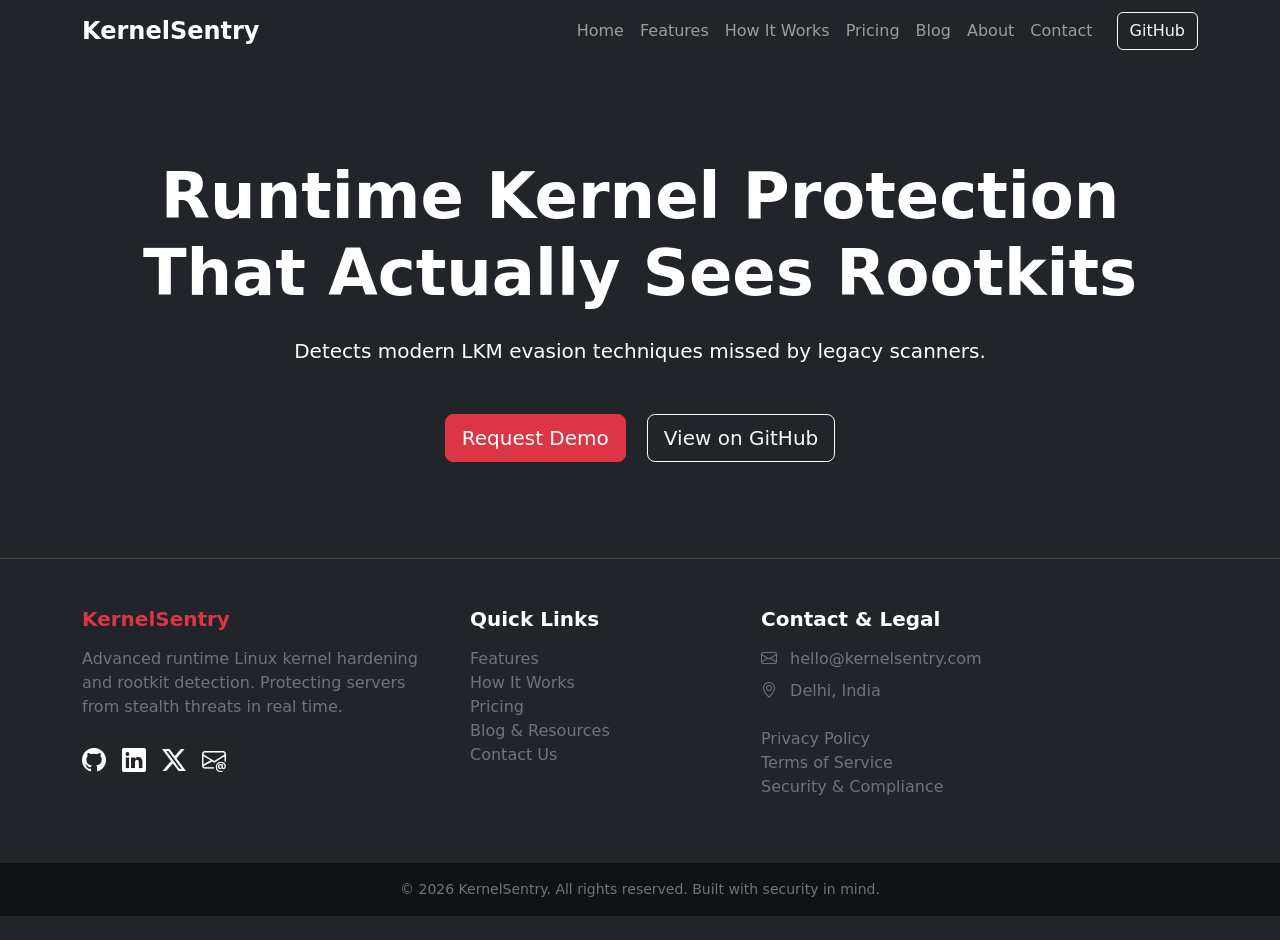
<file: Company/index.html>
<!DOCTYPE html>
<html lang="en">
<head>
    <meta charset="UTF-8">
    <meta name="viewport" content="width=device-width, initial-scale=1.0">
    <title>Home Page</title>
    <link 
    href="https://cdn.jsdelivr.net/npm/bootstrap@5.3.3/dist/css/bootstrap.min.css" 
    rel="stylesheet" 
    integrity="sha384-QWTKZyjpPEjISv5WaRU9OFeRpok6YctnYmDr5pNlyT2bRjXh0JMhjY6hW+ALEwIH" 
    crossorigin="anonymous">
  <link 
    href="https://cdn.jsdelivr.net/npm/bootstrap-icons@1.11.3/font/bootstrap-icons.css" 
    rel="stylesheet">
</head>
<body class="d-flex flex-column min-vh-100">
  <div id="navbar-placeholder"></div>
  <main class="flex-grow-1">
  <section class="bg-dark text-white py-5 text-center">
    <div class="container py-5">
      <h1 class="display-3 fw-bold">Runtime Kernel Protection<br>That Actually Sees Rootkits</h1>
      <p class="lead mt-4">Detects modern LKM evasion techniques missed by legacy scanners.</p>
      <div class="mt-5">
        <a href="#demo" class="btn btn-danger btn-lg me-3">Request Demo</a>
        <a href="https://github.com/yourname/kernelsentry" class="btn btn-outline-light btn-lg">View on GitHub</a>
      </div>
    </div>
  </section>
  <!-- more sections -->
</main>
   <div id="footer-placeholder"></div>
   <script src="assets/js/include.js"></script>
  <script src="https://cdn.jsdelivr.net/npm/bootstrap@5.3.3/dist/js/bootstrap.bundle.min.js"></script>
</body>
</html>
</file>
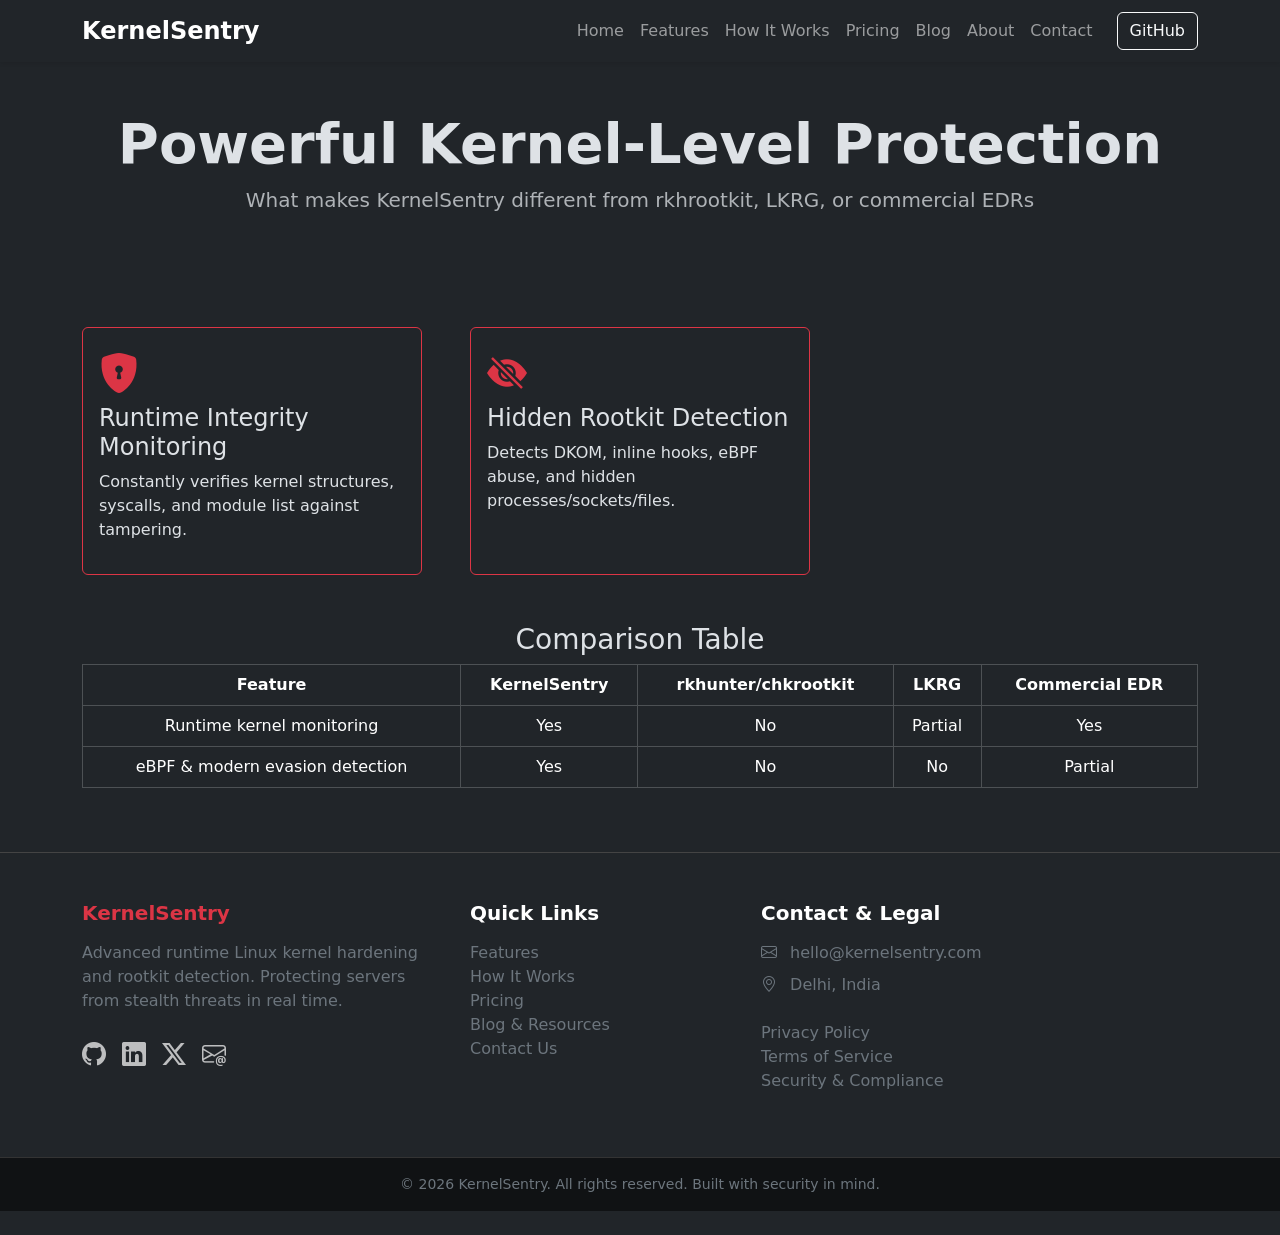
<file: Company/features.html>
<!doctype html>
<html lang="en" data-bs-theme="dark">
<head>
  <meta charset="utf-8">
  <meta name="viewport" content="width=device-width, initial-scale=1">
  <title>Features - KernelSentry</title>
  <link href="https://cdn.jsdelivr.net/npm/bootstrap@5.3.3/dist/css/bootstrap.min.css" rel="stylesheet">
  <link href="https://cdn.jsdelivr.net/npm/bootstrap-icons/font/bootstrap-icons.css" rel="stylesheet">
  <link href="assets/css/custom.css" rel="stylesheet"> <!-- your overrides -->
</head>
<body class="d-flex flex-column min-vh-100">
<div id="navbar-placeholder"></div>
  <section class="py-5 bg-dark text-center">
    <div class="container">
      <h1 class="display-4 fw-bold">Powerful Kernel-Level Protection</h1>
      <p class="lead text-muted">What makes KernelSentry different from rkhrootkit, LKRG, or commercial EDRs</p>
    </div>
  </section>

  <section class="py-5">
    <div class="container">
      <div class="row g-5">
        <div class="col-md-4">
          <div class="card bg-dark border-danger h-100">
            <div class="card-body">
              <i class="bi bi-shield-lock-fill fs-1 text-danger mb-3"></i>
              <h4>Runtime Integrity Monitoring</h4>
              <p>Constantly verifies kernel structures, syscalls, and module list against tampering.</p>
            </div>
          </div>
        </div>
        <div class="col-md-4">
          <div class="card bg-dark border-danger h-100">
            <div class="card-body">
              <i class="bi bi-eye-slash-fill fs-1 text-danger mb-3"></i>
              <h4>Hidden Rootkit Detection</h4>
              <p>Detects DKOM, inline hooks, eBPF abuse, and hidden processes/sockets/files.</p>
            </div>
          </div>
        </div>
        <!-- Add 4–6 more feature cards -->
      </div>

      <div class="text-center mt-5">
        <h3>Comparison Table</h3>
        <div class="table-responsive">
          <table class="table table-dark table-bordered table-hover">
            <thead>
              <tr>
                <th>Feature</th>
                <th>KernelSentry</th>
                <th>rkhunter/chkrootkit</th>
                <th>LKRG</th>
                <th>Commercial EDR</th>
              </tr>
            </thead>
            <tbody>
              <tr><td>Runtime kernel monitoring</td><td>Yes</td><td>No</td><td>Partial</td><td>Yes</td></tr>
              <tr><td>eBPF & modern evasion detection</td><td>Yes</td><td>No</td><td>No</td><td>Partial</td></tr>
              <!-- fill more rows -->
            </tbody>
          </table>
        </div>
      </div>
    </div>
  </section>
    <div id="footer-placeholder"></div>
  <script src="assets/js/include.js"></script>
  <script src="https://cdn.jsdelivr.net/npm/bootstrap@5.3.3/dist/js/bootstrap.bundle.min.js"></script>
</body>
</html>
</file>
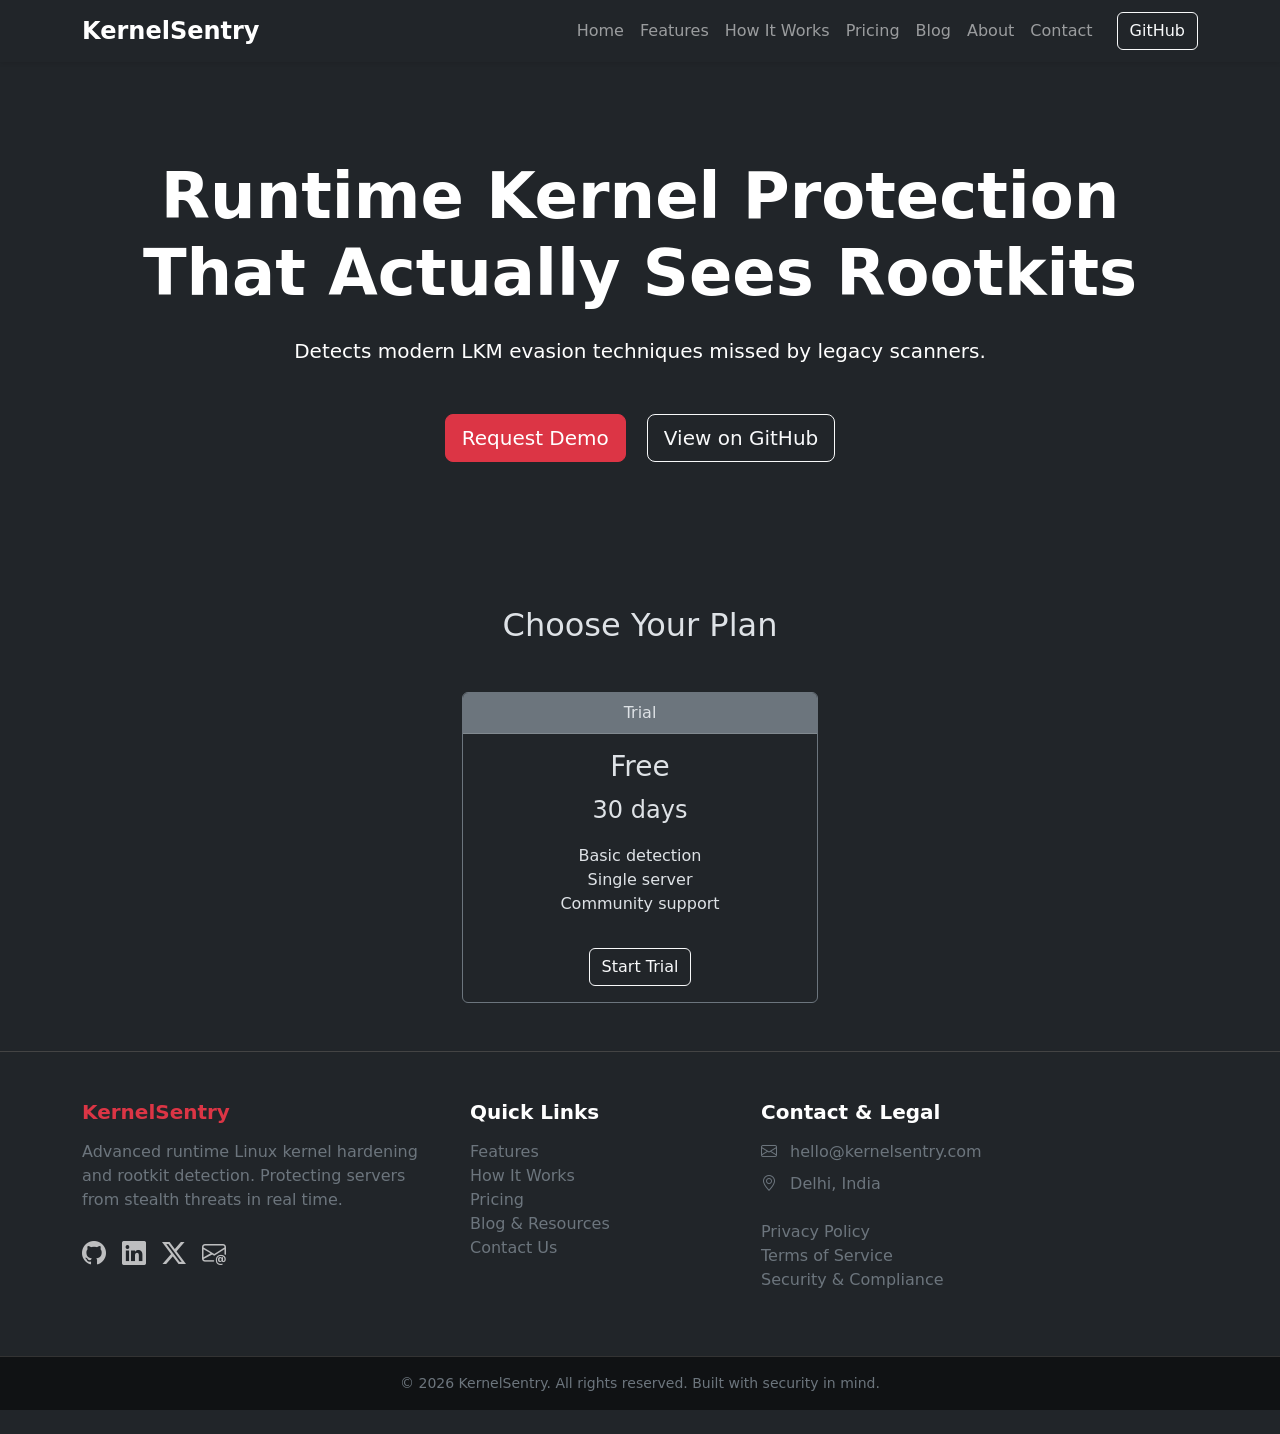
<file: Company/pricing.html>
<!DOCTYPE html>
<html lang="en" data-bs-theme="dark">
<head>
    <meta charset="UTF-8">
    <meta name="viewport" content="width=device-width, initial-scale=1.0">
    <title>Pay Once, Enjoy Always</title>
    <link href="https://cdn.jsdelivr.net/npm/bootstrap@5.3.3/dist/css/bootstrap.min.css" rel="stylesheet">
    <link href="https://cdn.jsdelivr.net/npm/bootstrap-icons/font/bootstrap-icons.css" rel="stylesheet">
    <link href="assets/css/custom.css" rel="stylesheet"> <!-- your overrides -->
</head>
<body class="d-flex flex-column min-vh-100">
  <div id="navbar-placeholder"></div>
    <section class="bg-dark text-white py-5 text-center">
    <div class="container py-5">
      <h1 class="display-3 fw-bold">Runtime Kernel Protection<br>That Actually Sees Rootkits</h1>
      <p class="lead mt-4">Detects modern LKM evasion techniques missed by legacy scanners.</p>
      <div class="mt-5">
        <a href="#demo" class="btn btn-danger btn-lg me-3">Request Demo</a>
        <a href="https://github.com/yourname/kernelsentry" class="btn btn-outline-light btn-lg">View on GitHub</a>
      </div>
    </div>
  </section>
<section class="py-5">
  <div class="container">
    <h2 class="text-center mb-5">Choose Your Plan</h2>
    <div class="row justify-content-center g-4">
      <div class="col-lg-4">
        <div class="card bg-dark border-secondary text-center h-100">
          <div class="card-header bg-secondary">Trial</div>
          <div class="card-body">
            <h3 class="card-title">Free</h3>
            <p class="fs-4">30 days</p>
            <ul class="list-unstyled">
              <li>Basic detection</li>
              <li>Single server</li>
              <li>Community support</li>
            </ul>
            <a href="contact.html" class="btn btn-outline-light mt-3">Start Trial</a>
          </div>
        </div>
      </div>
      <!-- Add Team / Enterprise cards similarly -->
    </div>
  </div>
</section>
<div id="footer-placeholder"></div>
  <script src="assets/js/include.js"></script>
  <script src="https://cdn.jsdelivr.net/npm/bootstrap@5.3.3/dist/js/bootstrap.bundle.min.js"></script>

</body>
</html>
</file>
<file: Company/assets/css/custom.css>
/* Custom Footer Styles */
footer {
  opacity: 0;
  transform: translateY(20px);
  animation: fadeInUp 0.8s ease-out forwards;
  animation-delay: 0.3s;
}

@keyframes fadeInUp {
  from {
    opacity: 0;
    transform: translateY(20px);
  }
  to {
    opacity: 1;
    transform: translateY(0);
  }
}

/* Smooth hover transitions */
.transition-all {
  transition: all 0.3s ease;
}

.footer-links a:hover,
.social-icons a:hover {
  color: #dc3545 !important;          /* Bootstrap danger/red accent */
  transform: translateY(-3px);
  text-shadow: 0 2px 8px rgba(220, 53, 69, 0.3);
}

.social-icons a {
  opacity: 0.7;
  transition: all 0.3s ease;
}

.social-icons a:hover {
  opacity: 1;
  transform: scale(1.2) translateY(-3px);
  color: #dc3545 !important;
}

/* Bottom bar subtle effect */
.bg-black.bg-opacity-50 {
  border-top: 1px solid #333;
}
</file>
